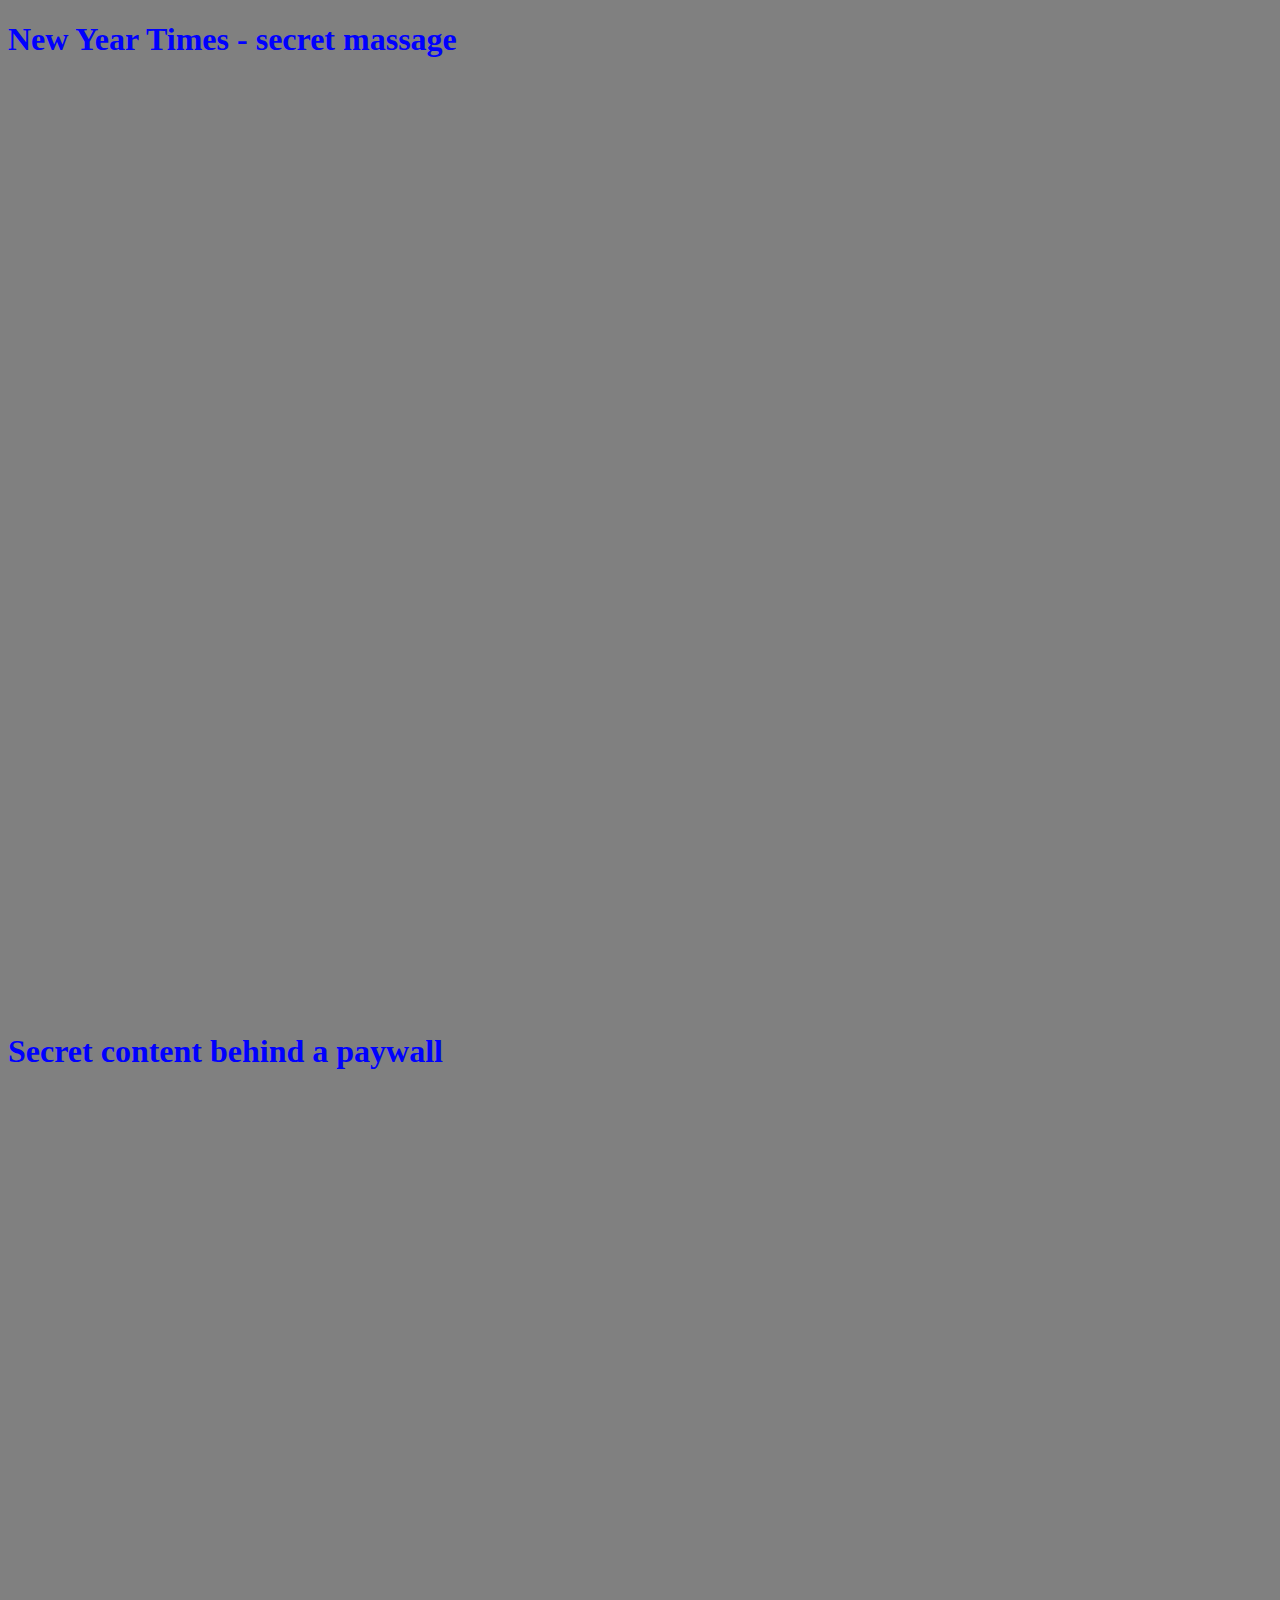
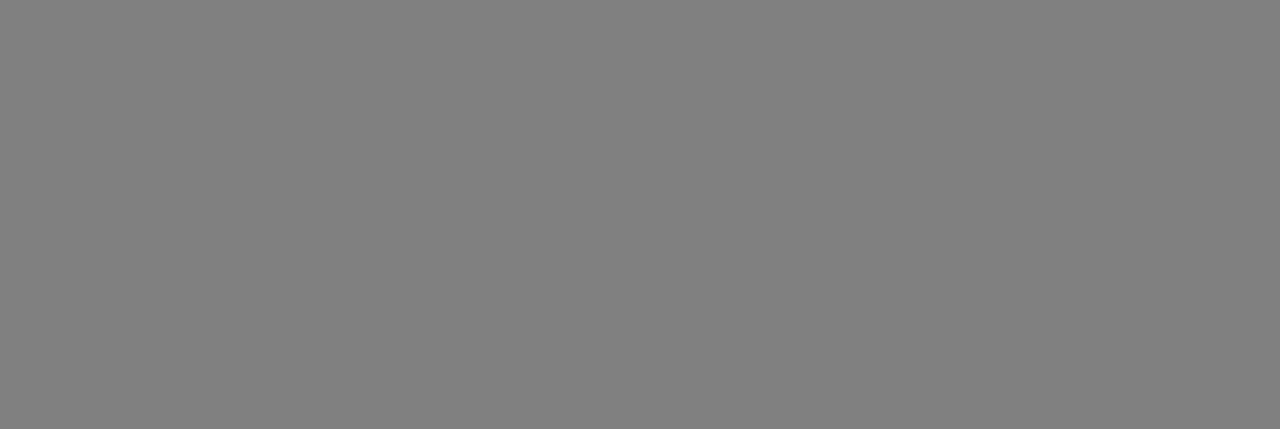
<file: play/mutationObserver/index.html>
<!DOCTYPE html>
    <head>
        <link rel="stylesheet" href="styles.css">
    </head>
    <body id="test_box">
        <h1 id="test_text">New Year Times - secret massage</h1>
        <h1>Secret content behind a paywall</h1>


        <script src="./observer.js"></script>
    </body>


    <!-- observer pilnujący stylów, pilnuje tylko style inlineowe, aby kontrolował zew. plik css, trzeba go inaczej skonfigurować -->
</file>
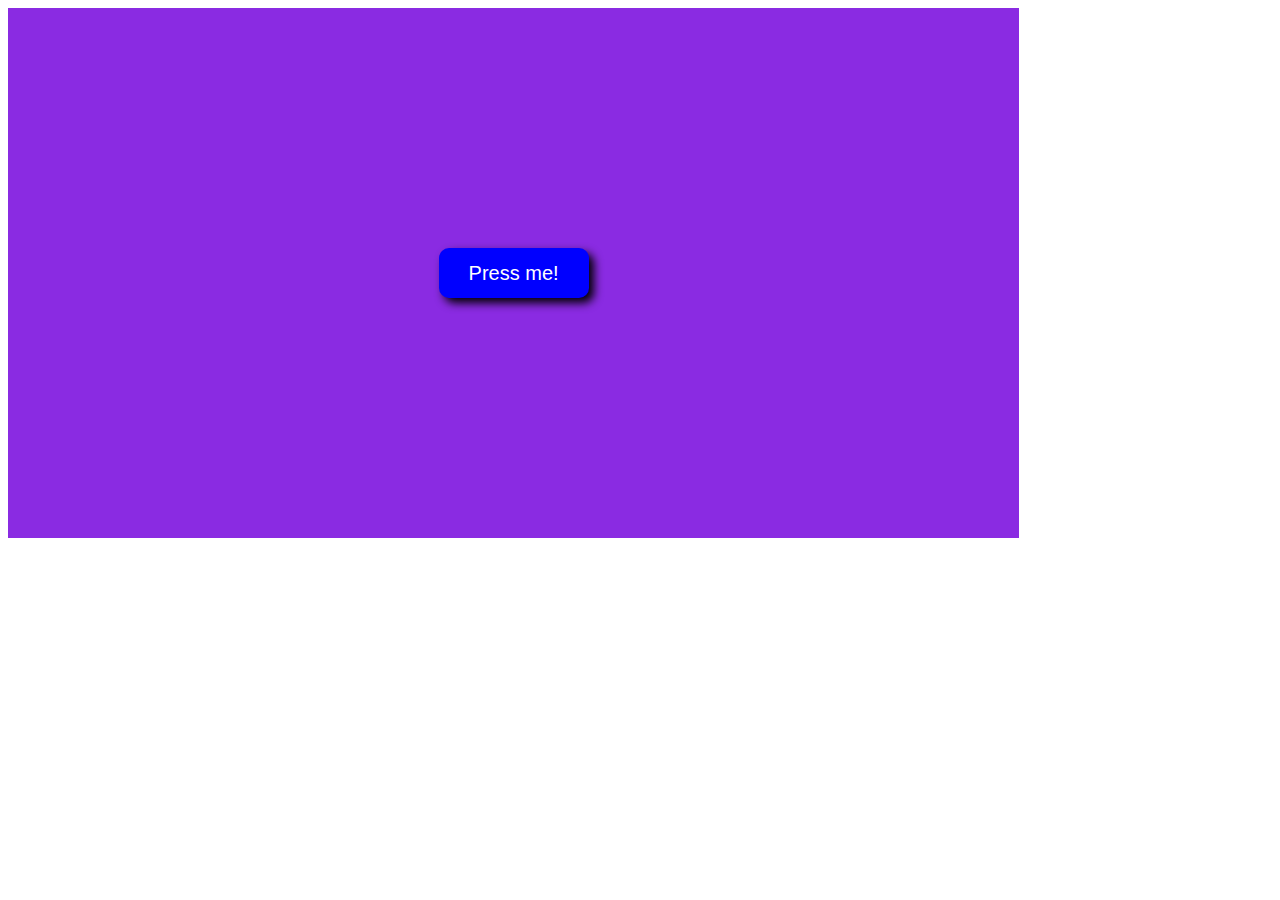
<file: play/animation.html>
<html>
    <head>
        <style>
            .test-div {
                background-color: blueviolet;
                width: 80%;
                height: 60%;

                display: flex;
                justify-content: center;
                align-items: center;
            }
            button {
                height: 50px;
                width: 150px;
                background-color: blue;
                font-size: 20px;
                color: white;
                border: none;
                border-radius: 10px;
                box-shadow: 5px 5px 10px black;
                transition: background-color 3s;
                transition: box-shadow 6s;
            }
            button:hover {
               background-color: black;
               box-shadow: none;
            }
            
        </style>
    </head>
    <body>
        <div class="test-div">
            <button>
                Press me!
            </button>
        </div>
    </body>
</html>
</file>
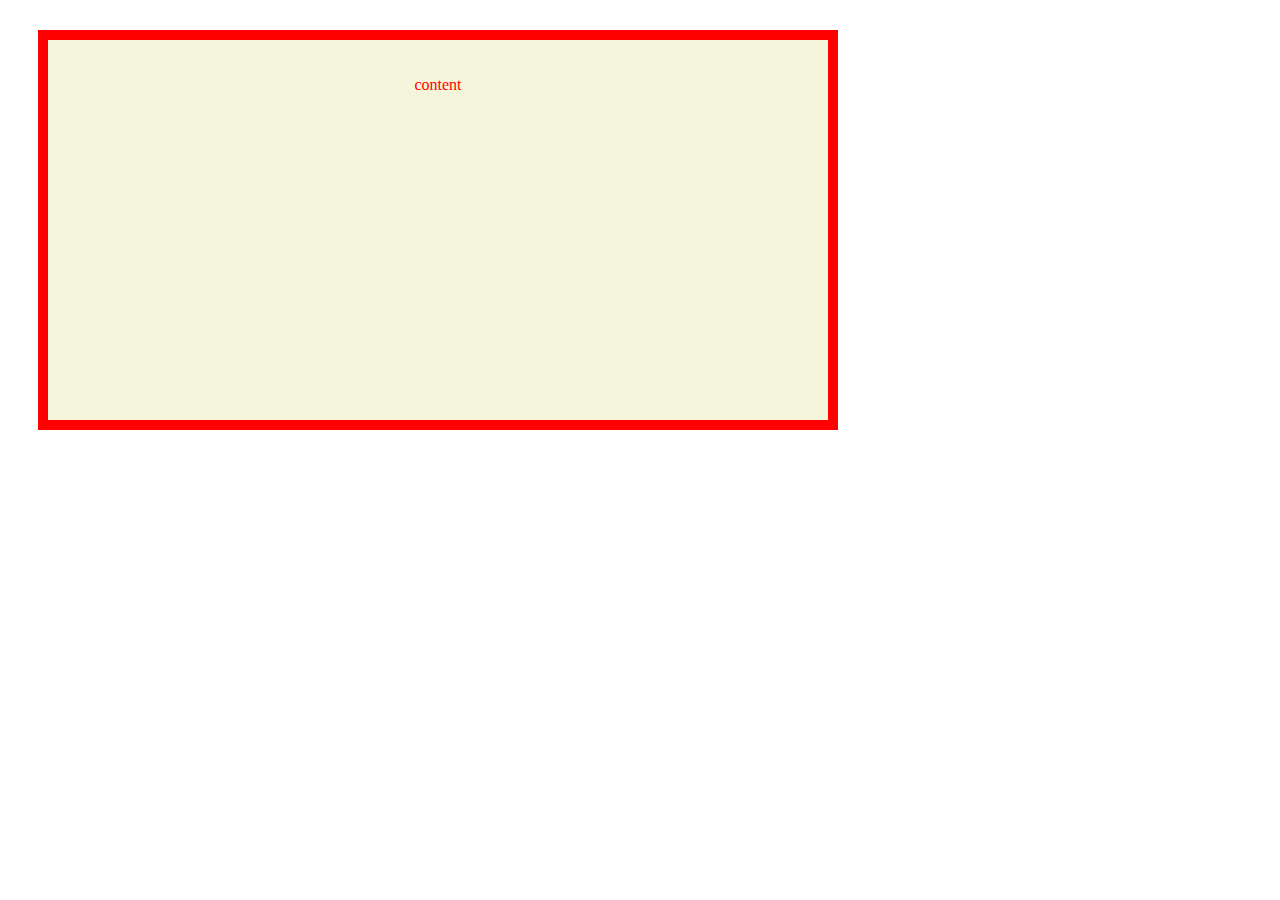
<file: play/boxmodel.html>
<html>
    <head>
        <style>
            * {
                box-sizing: border-box;
            }
            .example {
                width: 800px;
                height: 400px;
                background-color: beige;
                color: red;

                padding: 20px;
                border: 10px solid red;
                margin: 30px;
                text-align: center;
            }
            .inside {
                width: 200px;
                height: 100px;
                background-color: black;
            }
        </style>
    </head>
    <body>
        <div class="example">
            <p>content</p>
        </div>
    </body>
</html>
</file>
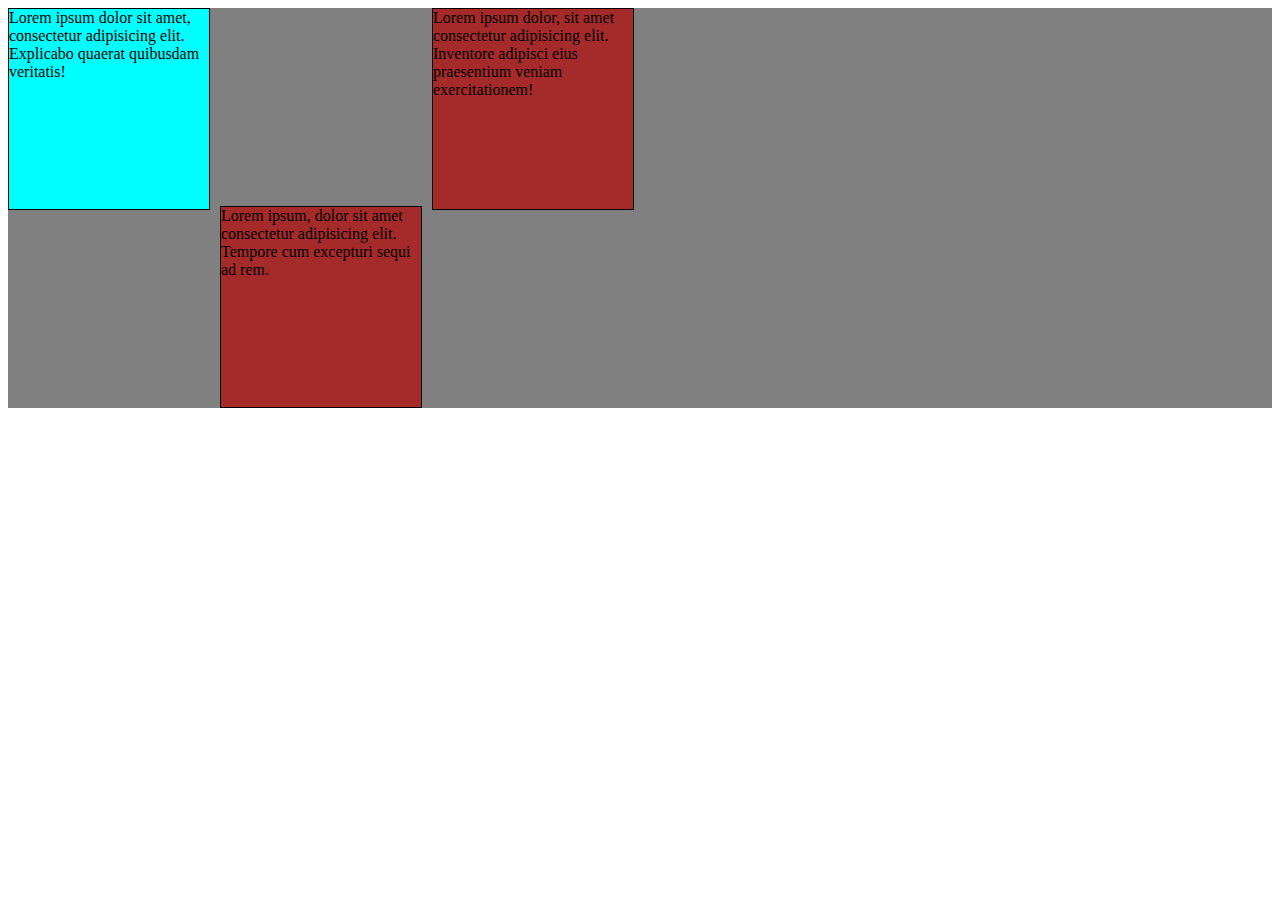
<file: play/flex.html>
<html>
    <head>
        <style>
            .container {
                width: auto;
                height: 400px;
                background-color: grey;

                display: flex;
                align-items: flex-start;
                justify-content: flex-start;

                flex-direction: row;
                flex-wrap: wrap;
                column-gap: 10px;
                row-gap: 20px;
            }
            .item {
                height: 200px;
                width: 200px;
                background-color: brown;
                border: 1px solid black;
            }
            #i1 {
                background-color: aqua;
            }
            #i2 {
                align-self: flex-end;
            }
            #i3 {
            }
        </style>
    </head>
    <body>
        <div class="container">
            <div id="i1" class="item">Lorem ipsum dolor sit amet, consectetur adipisicing elit. Explicabo quaerat quibusdam veritatis!</div>
            <div id="i2" class="item">Lorem ipsum, dolor sit amet consectetur adipisicing elit. Tempore cum excepturi sequi ad rem.</div>
            <div id="i3" class="item">Lorem ipsum dolor, sit amet consectetur adipisicing elit. Inventore adipisci eius praesentium veniam exercitationem!</div>
        </div>
    </body>
</html>
</file>
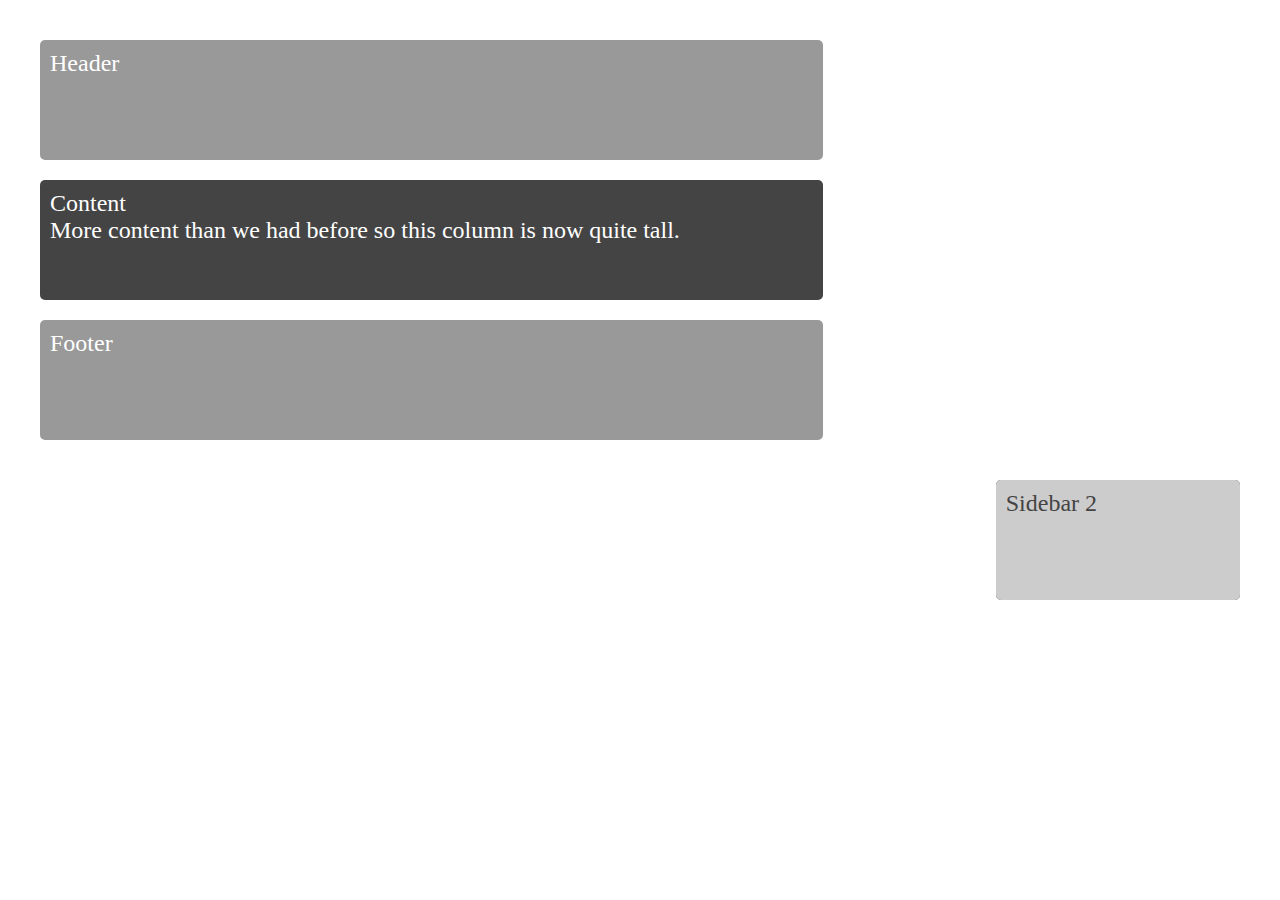
<file: play/grid.html>
<html>
    <head>
        <style>
            body {
                margin: 40px;
                }

                .sidebar {
                    grid-area: sidebar;
                }

                .sidebar2 {
                    grid-area: sidebar2;
                }

                .content {
                    grid-area: content;
                }

                .header {
                    grid-area: header;
                }

                .footer {
                    grid-area: footer;
                }

                .wrapper {
                    background-color: #fff;
                    color: #444;

                    display: grid;
                    grid-gap: 1em;
                    grid-template-areas:
                    "header"
                    "sidebar"
                    "content"
                    "sidebar2"
                    "footer"
                }

                @media only screen and (min-width: 500px)  {
                .wrapper {

                    grid-template-columns: 20% auto;
                    grid-template-areas:
                    "header   header"
                    "sidebar  content"
                    "sidebar2 sidebar2"
                    "footer   footer";
                }


                }

                @media only screen and (min-width: 600px)   {
                    .wrapper {
                    grid-gap: 20px;
                    grid-template-columns: 120px auto 120px;
                    grid-template-areas:
                    "header  header  header"
                    "content content content"
                    "footer  footer  footer";
                    }

                    .box {
                    background-color: #444;
                    color: #fff;
                    border-radius: 5px;
                    padding: 10px;
                    font-size: 150%; 
                    height: 100px;
                    }

                .header,
                .footer {
                background-color: #999;
                }

                .sidebar2 {
                background-color: #ccc;
                color: #444;
                }
  }


        </style>
    </head>

    <body>
        <div class="wrapper">
            <div class="box header">Header</div>
            <div class="box sidebar">Sidebar</div>
            <div class="box sidebar2">Sidebar 2</div>
            <div class="box content">Content
            <br /> More content than we had before so this column is now quite tall.</div>
            <div class="box footer">Footer</div>
        </div>
    </body>
</html>
</file>
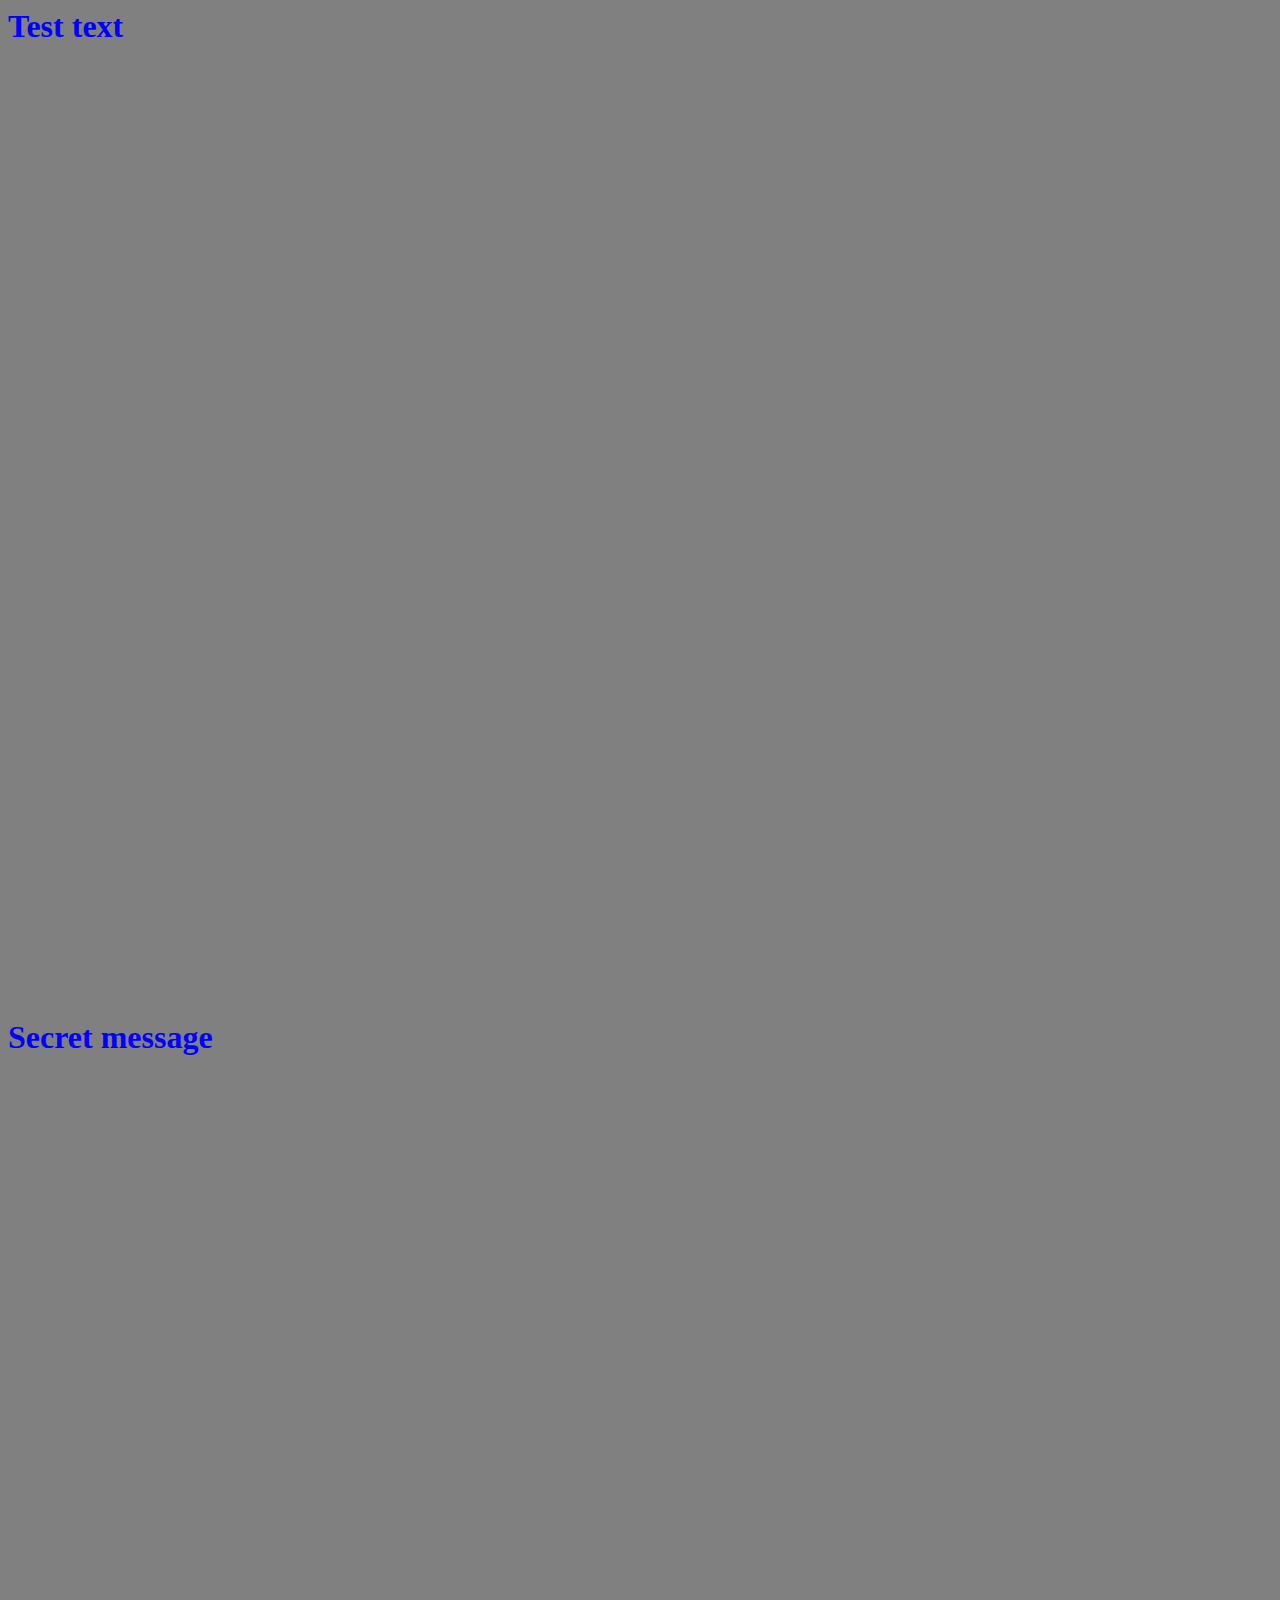
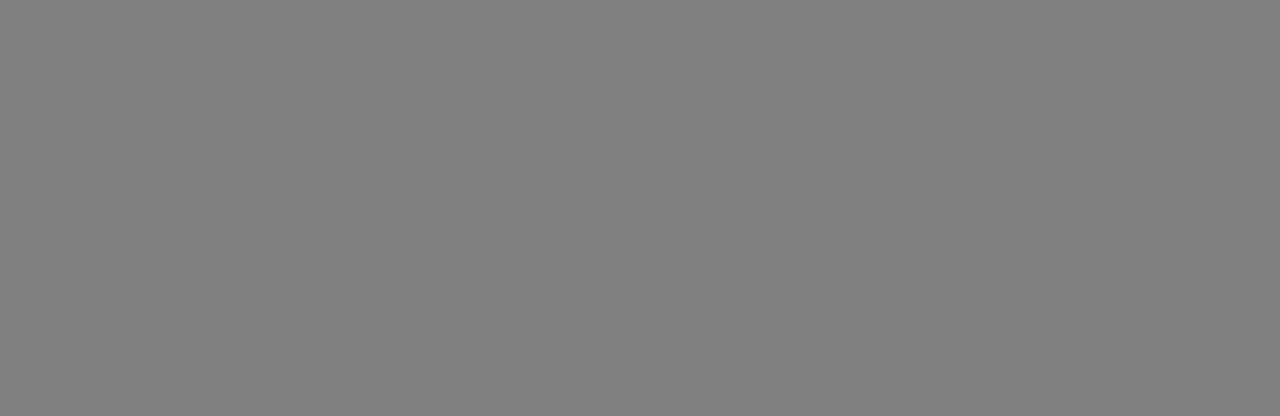
<file: play/index copy.html>
<body id="test_box" style="background-color: grey; width: 1000px; height: 2000px; overflow: scroll; color: green">
  <h1 style="height: 110vh;">Test text</h1>
  <h1>Secret message</h1>
</body>

<script>

  let overflowDog;

  setOverflowToHidden();
  function setOverflowToHidden() {
    if (!overflowDog) {
      overflowDog = setInterval(overflowChange, 500);
    }
  }

  function overflowChange() {
    const test_box = document.getElementById("test_box");

    test_box.style.color = "blue";
    test_box.style.overflow = "hidden";
  }

</script>
</file>
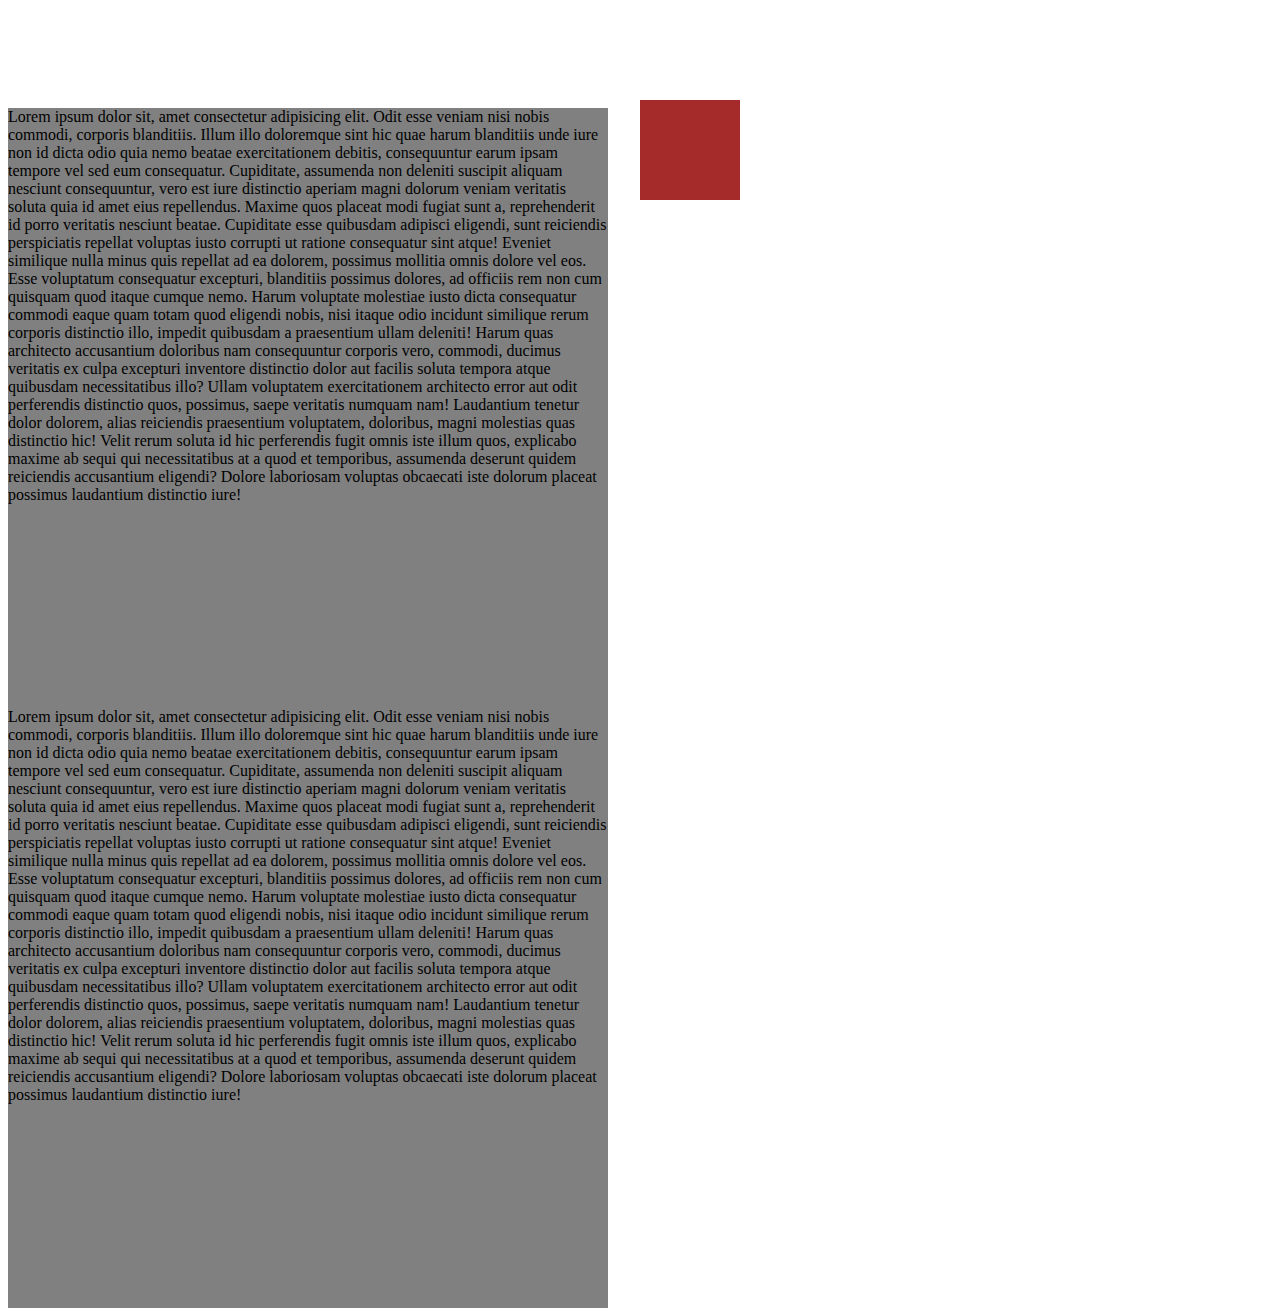
<file: play/position.html>
<html>
    <head>
        <style>
            .container {
                width: 600px;
                height: 600px;
                background-color: grey;
            }
            .item {
                width: 100px;
                height: 100px;
                background-color: brown;
                
                position: sticky;
                top: 100px;
                left: 50%;
            }
        </style>
    </head>
    <body>
        <div class="item"></div>
        <div class="container">
            Lorem ipsum dolor sit, amet consectetur adipisicing elit. Odit esse veniam nisi nobis commodi, corporis blanditiis. Illum illo doloremque sint hic quae harum blanditiis unde iure non id dicta odio quia nemo beatae exercitationem debitis, consequuntur earum ipsam tempore vel sed eum consequatur. Cupiditate, assumenda non deleniti suscipit aliquam nesciunt consequuntur, vero est iure distinctio aperiam magni dolorum veniam veritatis soluta quia id amet eius repellendus. Maxime quos placeat modi fugiat sunt a, reprehenderit id porro veritatis nesciunt beatae. Cupiditate esse quibusdam adipisci eligendi, sunt reiciendis perspiciatis repellat voluptas iusto corrupti ut ratione consequatur sint atque! Eveniet similique nulla minus quis repellat ad ea dolorem, possimus mollitia omnis dolore vel eos. Esse voluptatum consequatur excepturi, blanditiis possimus dolores, ad officiis rem non cum quisquam quod itaque cumque nemo. Harum voluptate molestiae iusto dicta consequatur commodi eaque quam totam quod eligendi nobis, nisi itaque odio incidunt similique rerum corporis distinctio illo, impedit quibusdam a praesentium ullam deleniti! Harum quas architecto accusantium doloribus nam consequuntur corporis vero, commodi, ducimus veritatis ex culpa excepturi inventore distinctio dolor aut facilis soluta tempora atque quibusdam necessitatibus illo? Ullam voluptatem exercitationem architecto error aut odit perferendis distinctio quos, possimus, saepe veritatis numquam nam! Laudantium tenetur dolor dolorem, alias reiciendis praesentium voluptatem, doloribus, magni molestias quas distinctio hic! Velit rerum soluta id hic perferendis fugit omnis iste illum quos, explicabo maxime ab sequi qui necessitatibus at a quod et temporibus, assumenda deserunt quidem reiciendis accusantium eligendi? Dolore laboriosam voluptas obcaecati iste dolorum placeat possimus laudantium distinctio iure!
            
        </div>
        <div class="container">
            Lorem ipsum dolor sit, amet consectetur adipisicing elit. Odit esse veniam nisi nobis commodi, corporis blanditiis. Illum illo doloremque sint hic quae harum blanditiis unde iure non id dicta odio quia nemo beatae exercitationem debitis, consequuntur earum ipsam tempore vel sed eum consequatur. Cupiditate, assumenda non deleniti suscipit aliquam nesciunt consequuntur, vero est iure distinctio aperiam magni dolorum veniam veritatis soluta quia id amet eius repellendus. Maxime quos placeat modi fugiat sunt a, reprehenderit id porro veritatis nesciunt beatae. Cupiditate esse quibusdam adipisci eligendi, sunt reiciendis perspiciatis repellat voluptas iusto corrupti ut ratione consequatur sint atque! Eveniet similique nulla minus quis repellat ad ea dolorem, possimus mollitia omnis dolore vel eos. Esse voluptatum consequatur excepturi, blanditiis possimus dolores, ad officiis rem non cum quisquam quod itaque cumque nemo. Harum voluptate molestiae iusto dicta consequatur commodi eaque quam totam quod eligendi nobis, nisi itaque odio incidunt similique rerum corporis distinctio illo, impedit quibusdam a praesentium ullam deleniti! Harum quas architecto accusantium doloribus nam consequuntur corporis vero, commodi, ducimus veritatis ex culpa excepturi inventore distinctio dolor aut facilis soluta tempora atque quibusdam necessitatibus illo? Ullam voluptatem exercitationem architecto error aut odit perferendis distinctio quos, possimus, saepe veritatis numquam nam! Laudantium tenetur dolor dolorem, alias reiciendis praesentium voluptatem, doloribus, magni molestias quas distinctio hic! Velit rerum soluta id hic perferendis fugit omnis iste illum quos, explicabo maxime ab sequi qui necessitatibus at a quod et temporibus, assumenda deserunt quidem reiciendis accusantium eligendi? Dolore laboriosam voluptas obcaecati iste dolorum placeat possimus laudantium distinctio iure!
            
        </div>
    </body>
</html>
</file>
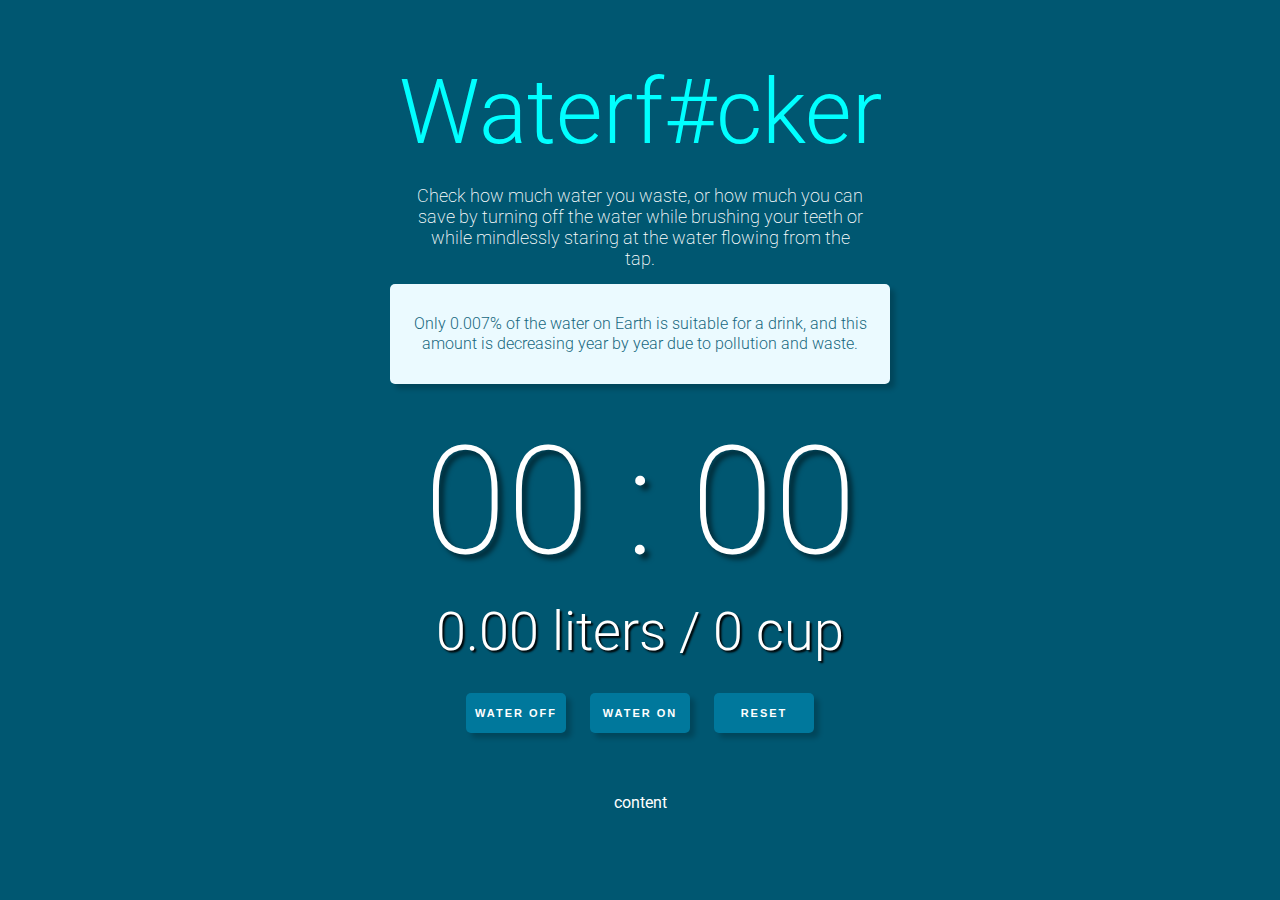
<file: play/wash.html>
<html>
    <head>
        <link rel="stylesheet" href="./wash_style.css">
        <title>Wash</title>
    </head>
    <body>
        <div class="main-container">
            <h1 class="main-title">Waterf#cker</h1>
            <h2 class="main-subtitle">Check how much water you waste, or how much you can save by turning off the water while brushing your teeth or while mindlessly staring at the water flowing from the tap.</h2>
            <div class="water-alert-container">
                <h3 class="water-alert">Only 0.007% of the water on Earth is suitable for a drink, and this amount is decreasing year by year due to pollution and waste.</h3>
            </div>
            
            <div class="stopwatch">00 : 00</div>
            <div class="waterwatch">0.00 <span>liters</span> / 0 <span>cup</span></div>
            
            <div class="control-container">
                <button id="pause">water off</button>
                <button id="start">water on</button>
                <button id="reset">reset</button>
            </div>
            
            <dig class="glasses-container"></dig>

            <div class="footer">
                <div class="example">
                    content
                </div>
            </div>
        </div>
    </body>
    <script src="./wash.js"></script>
</html>
</file>
<file: play/mutationObserver/styles.css>
body {
    background-color: red;
}

#test_box {
    width: 1000px; 
    height: 2000px; 
    background-color: grey; 
    
    color: green;
    overflow: hidden; 
  }
  
#test_text {
height: 110vh;
}
</file>
<file: play/wash_style.css>
@import url('https://fonts.googleapis.com/css2?family=Roboto:wght@100;300;500;700&display=swap');

body {
    background-color: rgb(0, 87, 113);
    color: #fff;
    font-family: 'Roboto', sans-serif;
    margin: 0 auto;
}

.main-container {
    display: flex;
    flex-direction: column;
    align-items: center;
    justify-content: center;
}

.main-title {
    font-size: 90px;
    font-weight: 300;
    margin-bottom: 20px;
    color: aqua;
}

.main-subtitle {
    font-size: 18px;
    font-weight: 200;
    margin-top: 0px;
    width: 450px;
    text-align: center;
}

.water-alert-container {
    display: flex;
    justify-content: center;
    align-items: center;
    height: 60px;
    margin-bottom: 20px;
    padding: 20px;
    background-color: hsl(194, 100%, 96%);
    box-shadow: 5px 5px 5px rgba(0, 0, 0, 0.2);
    border-radius: 5px;

}

.water-alert {
    font-size: 16px;
    font-weight: 300;
    width: 460px;
    height: auto;
    text-align: center;
    opacity: 0.9;
    background-color: hsl(194, 100%, 96%);
    color: rgb(0, 87, 113);
    margin: auto;
    line-height: 20px;

}

.stopwatch {
    font-size: 150px;
    font-weight: 200;
    margin-top: 10px;
    text-shadow: 5px 5px 5px rgba(0, 0, 0, 0.538);
}

.waterwatch {
    font-size: 54px;
    font-weight: 300;
    margin-top: 10px;
    text-shadow: 2px 2px 2px black;
}

button {
    border: none;
    border-radius: 5px;
    width: 100px;
    height: 40px;
    background-color: rgb(0, 120, 156);
    color: #fff;
    font-size: 11px;
    font-weight: 700;
    letter-spacing: 2px;
    text-transform: uppercase;
    transition: all 0.08s ease-in-out;
    box-shadow: 5px 5px 5px rgba(0, 0, 0, 0.2);
    margin: 30px 10px 10px 10px;
}

button:hover {
    transform: rotate(0deg);
    box-shadow: none;
    border: 1px solid rgb(172, 149, 0);
}

button:active {
    background-color: rgb(172, 149, 0);
    transform: rotate(-1deg);
}

.pressed {
    background-color: rgb(172, 149, 0);
    transform: rotate(-1deg);
    box-shadow: none;
}

.glasses-container {
    width: 360px;
    padding: 25px;
}

.glass {
    width: 40px;
    height: auto;
    filter: drop-shadow(5px 5px 5px #222);
    margin: 10px;
    animation: bouncing-glass 1s linear infinite;
    transition: all;
}

@keyframes bouncing-glass {
    0% {transform: rotate(0deg);}
    25% {transform: rotate(-3deg);}
    50% {transform: rotate(0deg);}
    75% {transform: rotate(3deg);}
}
</file>
